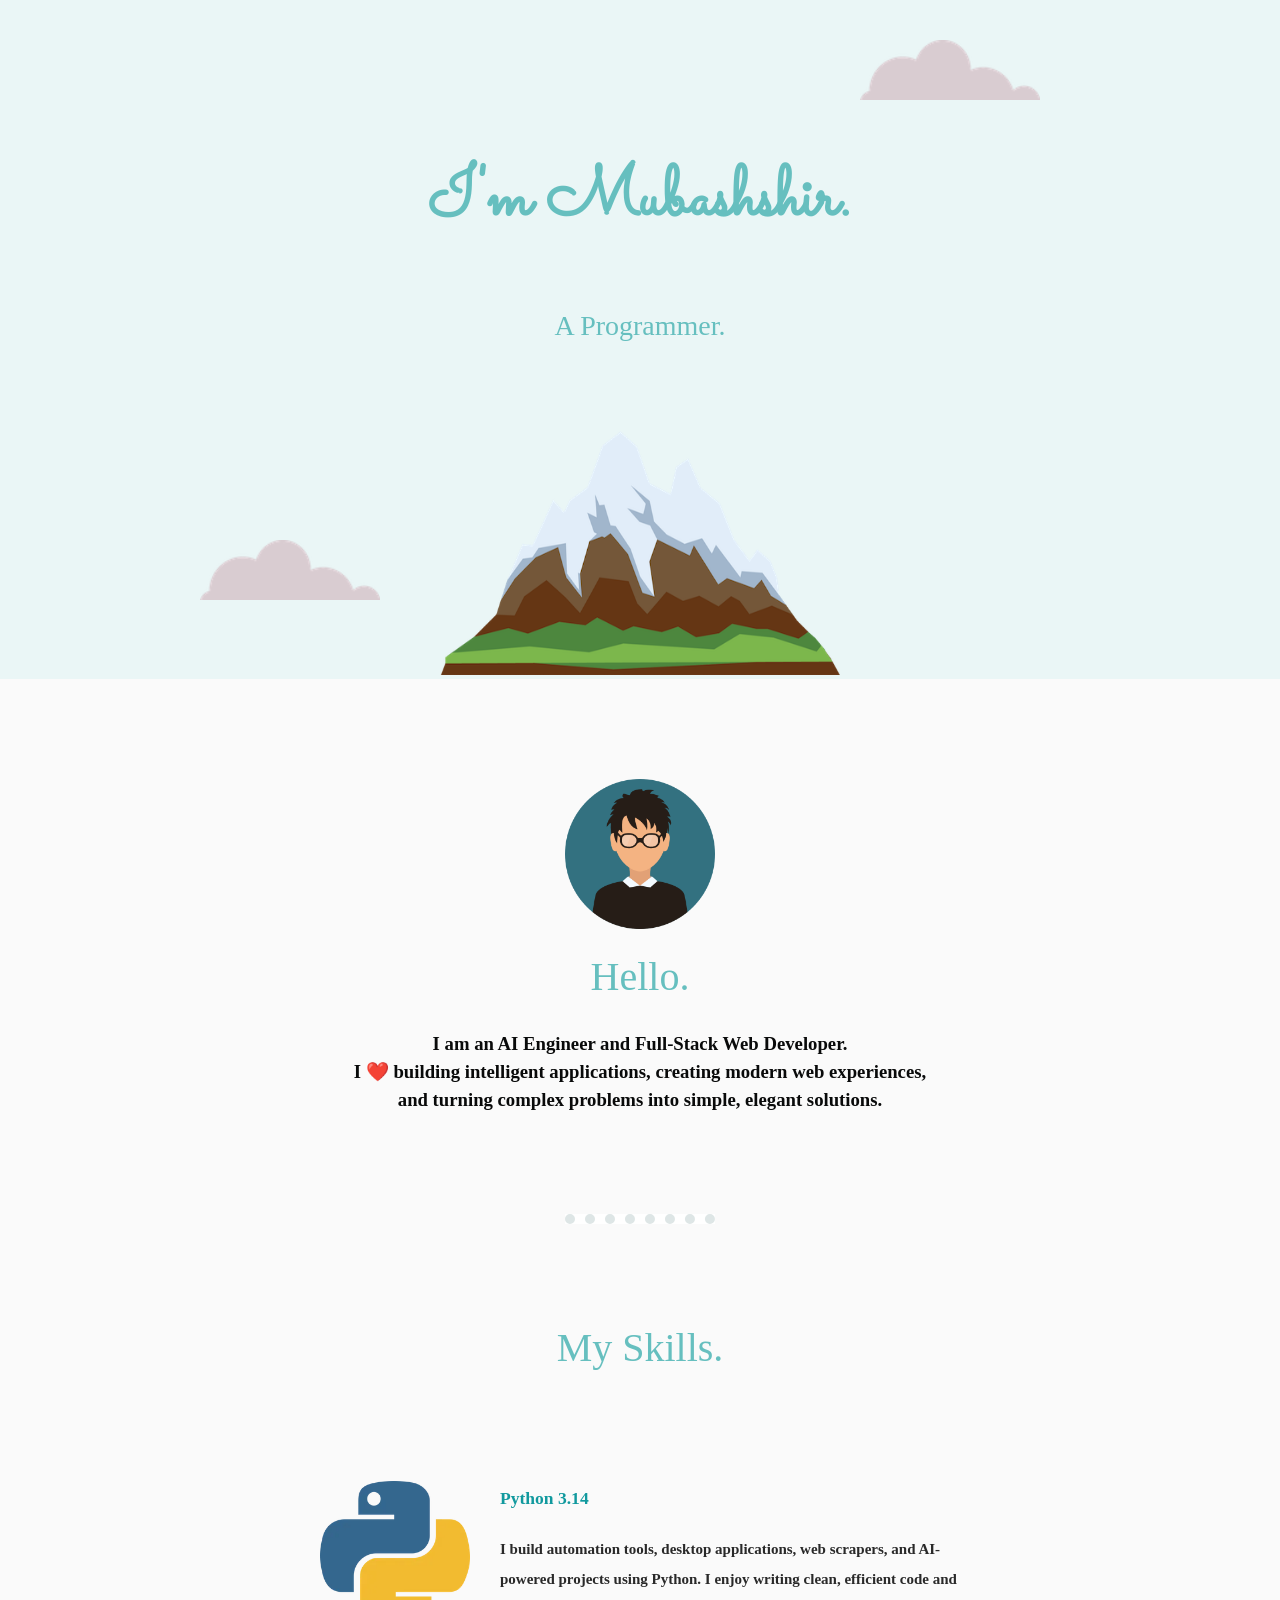
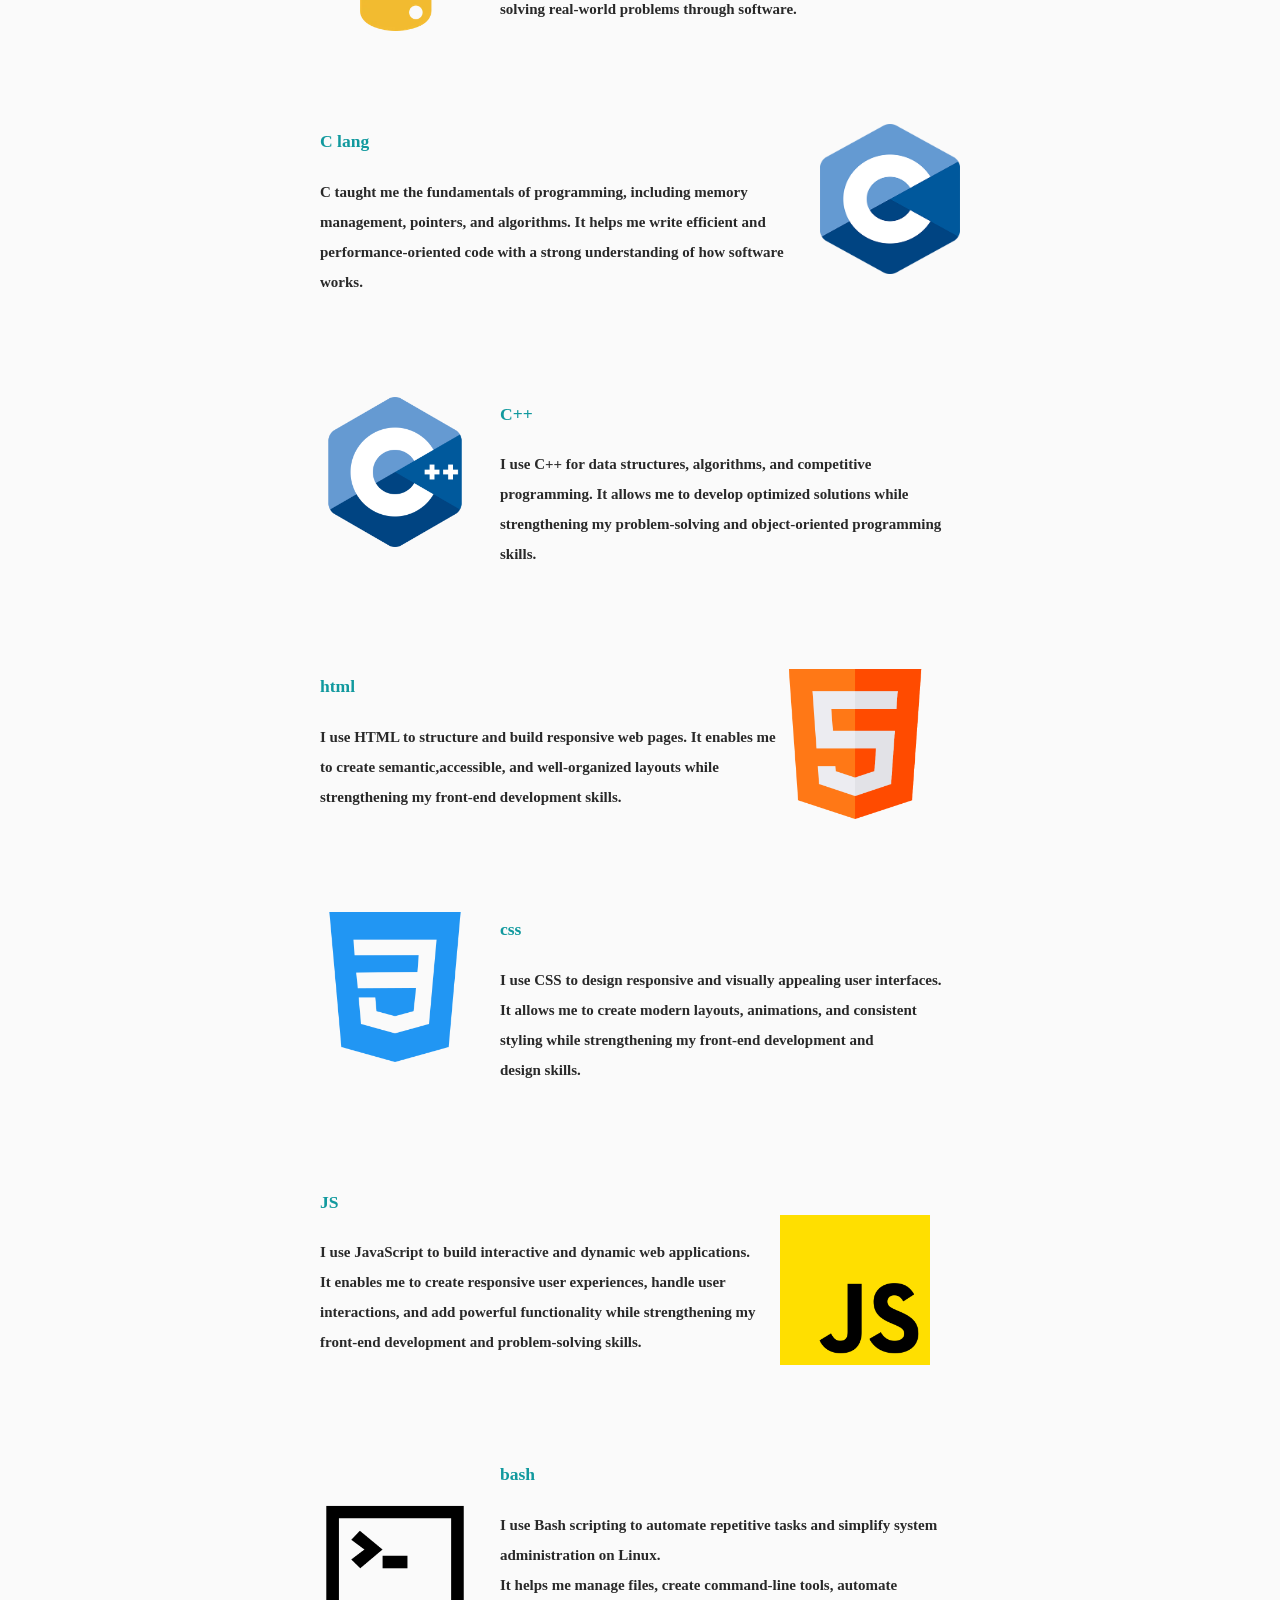
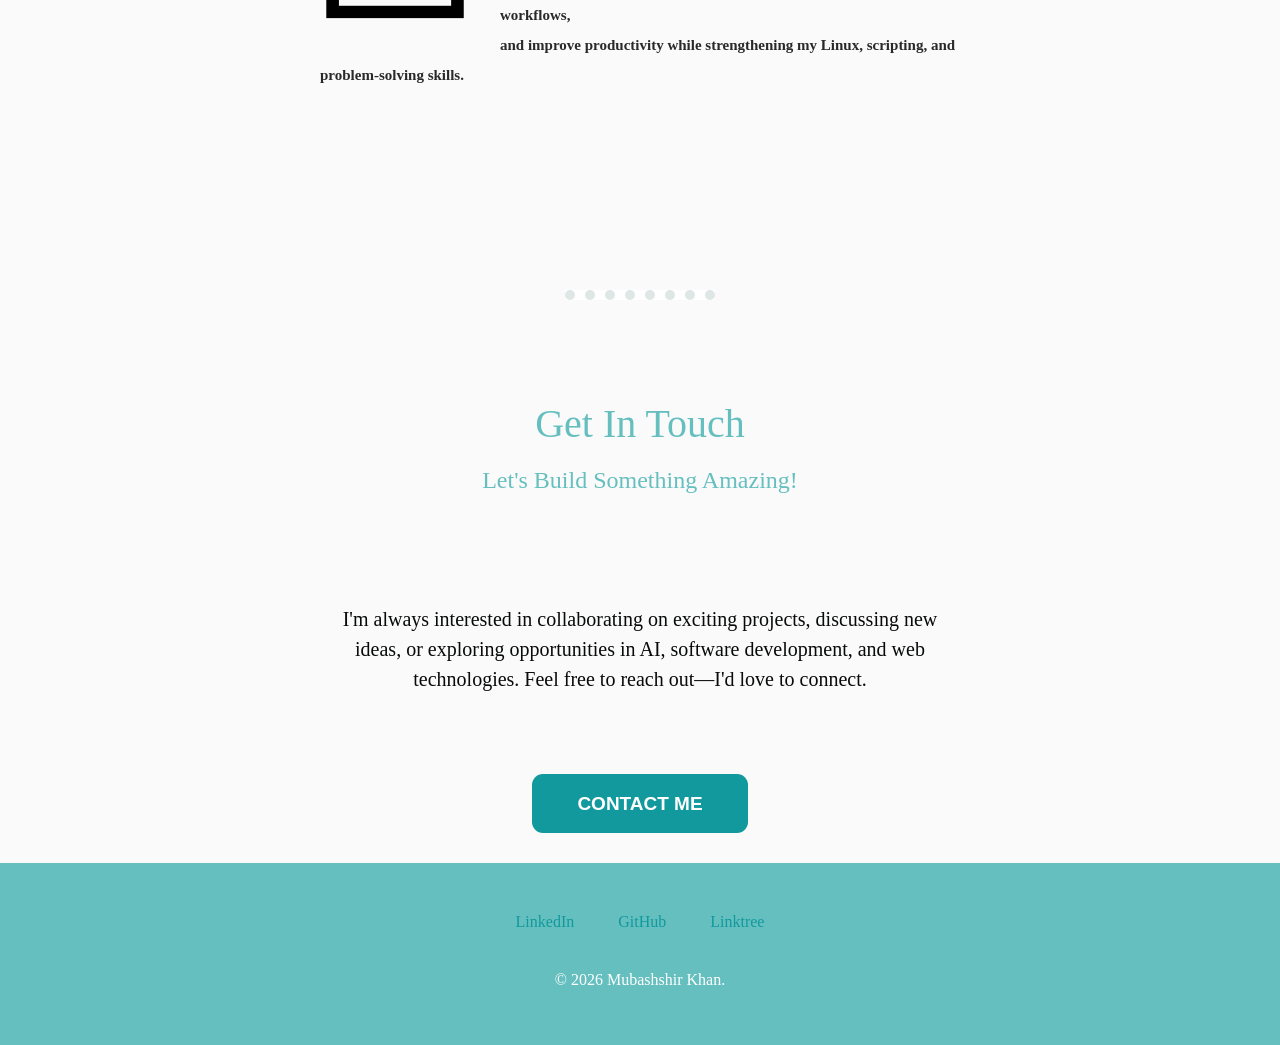
<file: index.html>
<!DOCTYPE html> 
<html lang="en-US">
    <head>
        <meta charset="utf-8">
        <meta name="viewport" content="width=device-width, initial-scale=1.0">
        <title>Mubashshir Khan</title>
        <link rel="stylesheet" type="text/css" href="css/styles.css">
        <link rel="icon" href="icons/favicon.ico">
        <link rel="preconnect" href="https://fonts.googleapis.com">
        <link rel="preconnect" href="https://fonts.gstatic.com" crossorigin>
        <link href="https://fonts.googleapis.com/css2?family=Roboto+Slab:wght@100..900&display=swap" rel="stylesheet">
        <link href="https://fonts.googleapis.com/css2?family=Sacramento&display=swap" rel="stylesheet">
    </head>
    <body>
    <div class="top-container">
        <img class="top-cloud" src="images/cloud.png" alt="cloud">
        <h1 class="me">I'm <span class="name">Mubashshir</span>.</h1>
        <h2 class="Programmer">  A Programmer.</h2>
        <img class="mount" src="images/mountain.png" alt="mountain">
        <img class="bottom-cloud" src="images/cloud.png" alt="cloud">
    </div>
    <div class="middle-container">
  <div class="profile">
    <img class="pfp" src="images/user.png" alt="user">
    <h2 class="txt hello">Hello.</h2>
    <h3 id="myself">I am an AI Engineer and Full-Stack Web Developer.<br>
I <span> ❤️ </span> building intelligent applications, creating modern web experiences,<br>
and turning complex problems into simple, elegant solutions.</h3>
  </div>
  <hr noshade="">
  <div class="skills">
    <h2 class="txt">My Skills.</h2>
    <div class="skill-row">
      <img class="py" src="images/python.webp" alt="">
      <h3>Python 3.14</h3>
      <p>I build automation tools, desktop applications, web scrapers, and AI-powered
projects using Python. I enjoy writing clean, efficient code and solving
real-world problems through software.</p>
    </div>
    <div class="skill-row">
      <img class="c" src="images/c.png" alt="">
      <h3>C lang</h3>
      <p>C taught me the fundamentals of programming, including memory management,
pointers, and algorithms. It helps me write efficient and performance-oriented
code with a strong understanding of how software works.</p>
    </div>
    <div class="skill-row">
      <img class="cpp" src="images/cpp.png" alt="">
      <h3>C++</h3>
      <p>I use C++ for data structures, algorithms, and competitive programming.
It allows me to develop optimized solutions while strengthening my
problem-solving and object-oriented programming skills.</p>
    </div>

    <div class="skill-row">
      <img class="html" src="images/html.png" alt="">
      <h3>html</h3>
      <p>I use HTML to structure and build responsive web pages. It enables me<br>
          to create semantic,accessible, and well-organized layouts while<br>
          strengthening my front-end development skills.</p>
    </div>


      <div class="skill-row">
      <img class="css" src="images/css.png" alt="">
      <h3>css</h3>
      <p>I use CSS to design responsive and visually appealing user interfaces.<br>
          It allows me to create modern layouts, animations, and consistent<br>
          styling while strengthening my front-end development and<br>
          design skills.</p>
    </div>

    <div class="skill-row">
      <img class="js" src="images/js.png" alt="">
      <h3>JS</h3>
      <p>
          I use JavaScript to build interactive and dynamic web applications.<br>
          It enables me to create responsive user experiences, handle user<br>
          interactions, and add powerful functionality while strengthening my<br>
          front-end development and problem-solving skills.
      </p>
    </div>


      <div class="skill-row">
      <img class="bash" src="images/bash.png" alt="">
      <h3>bash</h3>
      <p>
         I use Bash scripting to automate repetitive tasks and simplify system administration on Linux.<br>
It helps me manage files, create command-line tools, automate workflows,<br>
and improve productivity while strengthening my Linux, scripting, and problem-solving skills.
      </p>
    </div>

      
  </div>
  <hr noshade="" class="fix">
  <div class="contact-me">
    <h2 class="txt last" >Get In Touch</h2>
    <h2 class="let">Let's Build Something Amazing!</h2>
    <p class="collab">I'm always interested in collaborating on exciting projects, discussing new<br>
ideas, or exploring opportunities in AI, software development, and web<br>
technologies. Feel free to reach out—I'd love to connect.</p>
    <a class="btn" href="mailto:mubashshir.tech@gmail.com">CONTACT ME</a>
  </div>
</div>


<div class="bottom-container">
  <a class="footer-link" href="https://www.linkedin.com/in/mohd-mubashshir-khan/">LinkedIn</a>
  <a class="footer-link" href="https://github.com/Mubashshir-Dev">GitHub</a>
  <a class="footer-link" href="https://linktr.ee/mohd_mubashshir_khan">Linktree</a>
  <p class="copyright">© 2026 Mubashshir Khan.</p>
</div>

    </body>
</html>
</file>
<file: css/styles.css>
body{
    color:#090a0a;
    margin:0px;
    text-align: center;
    font-family: Roboto-Slab;
    background-color: #FAFAFA;
    font-size: 16px;
    font-style: bold;

}
.top-container{
    background-color: #EAF6f6;
}


img{
    width:125px;
    height:100px;
}
h1{
    padding: 150px;
    color:#66bfbf;
    margin-left:auto ;
    margin-right: auto;
    margin-bottom: 0;
    margin-top: 50px;
    height: 10px;
    font-family: 'Sacramento',cursive;
    font-size: 70px;

}



.top-cloud{
    padding: 40px;
    position: absolute;
    right:200px;
    width:180px;
    height:60px;
}


h2{ color:#66bfbf;
    font-family: sans-serif;
    display: block;
    margin-left: auto;
    margin-right: auto;
    margin-top: 0px;
    font-weight: normal;
    padding-bottom: 10px;
    font-family: Roboto-Slab;
}
h3{
    color:#11999E;
    font-family: Roboto-Slab;
}

.bottom-cloud{
    position: absolute;
    left:200px;
    bottom: 300px;
    width:180px;
    height:60px;
}

.mount{
    height: 300px;
    width: 400px;
}


.pfp{
    height: 150px;
    width: 150px;
}

.py{
    height: 150px;
    width: 150px;
    float: left;
    margin-right:30px ;
}


.c{
    height: 150px;
    width: 140px;
    float: right;
    margin-left:30px ;
    
}

.cpp{
    height: 150px;
    width: 150px;
    float: left;
    margin-right:30px ;
    
}

.skill-row{
    color: rgb(41, 41, 41);
    width: 50%;
    margin: 100px auto 100px auto;
    text-align: left;
    line-height: 2;
    font-weight: bold;
    font-size: 15px;
}
.middle-container{
    width:100px 0;
}



hr {
  border: none;
  border-top: 10px dotted #dee6e6;
  height: 0;
  width:150px ;
  background-color: #ffffff;
  margin-top: 100px;
  margin-bottom: 100px;
} 

.profile{
    margin-top: 100px;;
}
.txt{
    font-size:40px;
    font-family: Roboto-Slab;
}

.fix{
    margin-top: 200px;
}

#myself{
    color:#090a0a;
    font-family: serif;
    line-height: 1.5;

}

.last{
    margin-bottom: 0px;
}
.btn
{margin: 30px auto;
background:    #11999e;
border-radius: 11px;
padding:       20px 45px;
color:         #ffffff;
display:       inline-block;
font:          normal bold 19px/1 "Open Sans", sans-serif;
text-align:    center;
text-decoration: none;}

.bottom-container{
    background-color: #66bfbf;
    padding: 50px 0 20px;
}

a{
    color : #11999E;
    margin: 10px 20px;
    text-decoration: none;
}

.me{
    margin-top: 0px;
}

.btn:hover{
    background-color: rgb(5, 134, 134);
    color:#090a0a;
    width:135px;}

a:hover{
    color: black;
}

.copyright{
    color:#ffffff;
    margin-top:20px;
    padding: 20px 0px;
}

.hello{
    margin:20px auto 20px auto ;
}

.Programmer{
    font-size: 28px;
}

.let{
    margin: 10px auto 100px auto;
}

.collab{
    font-size: 20px;
    line-height: 1.5;
    margin-bottom: 50px;
}

.name:hover{
    font-size: 71px;
    
}

.bottom-cloud:hover{
    width:185px;
    height:65px;
}

.top-cloud:hover{width:185px;
    height:65px;}



.html{ height: 150px;
    width: 150px;
    float: right;
    margin-right:30px}
.css{ height: 150px;
    width: 150px;
    float: left;
    margin-right:30px}
.js{
    height: 150px;
    width: 150px;
    float: right;
    margin-right:30px ;
    margin-top:30px;
    
}

.bash{
    height: 150px;
    width: 150px;
    float: left;
    margin-right:30px ;
    margin-top:30px;

}
</file>
